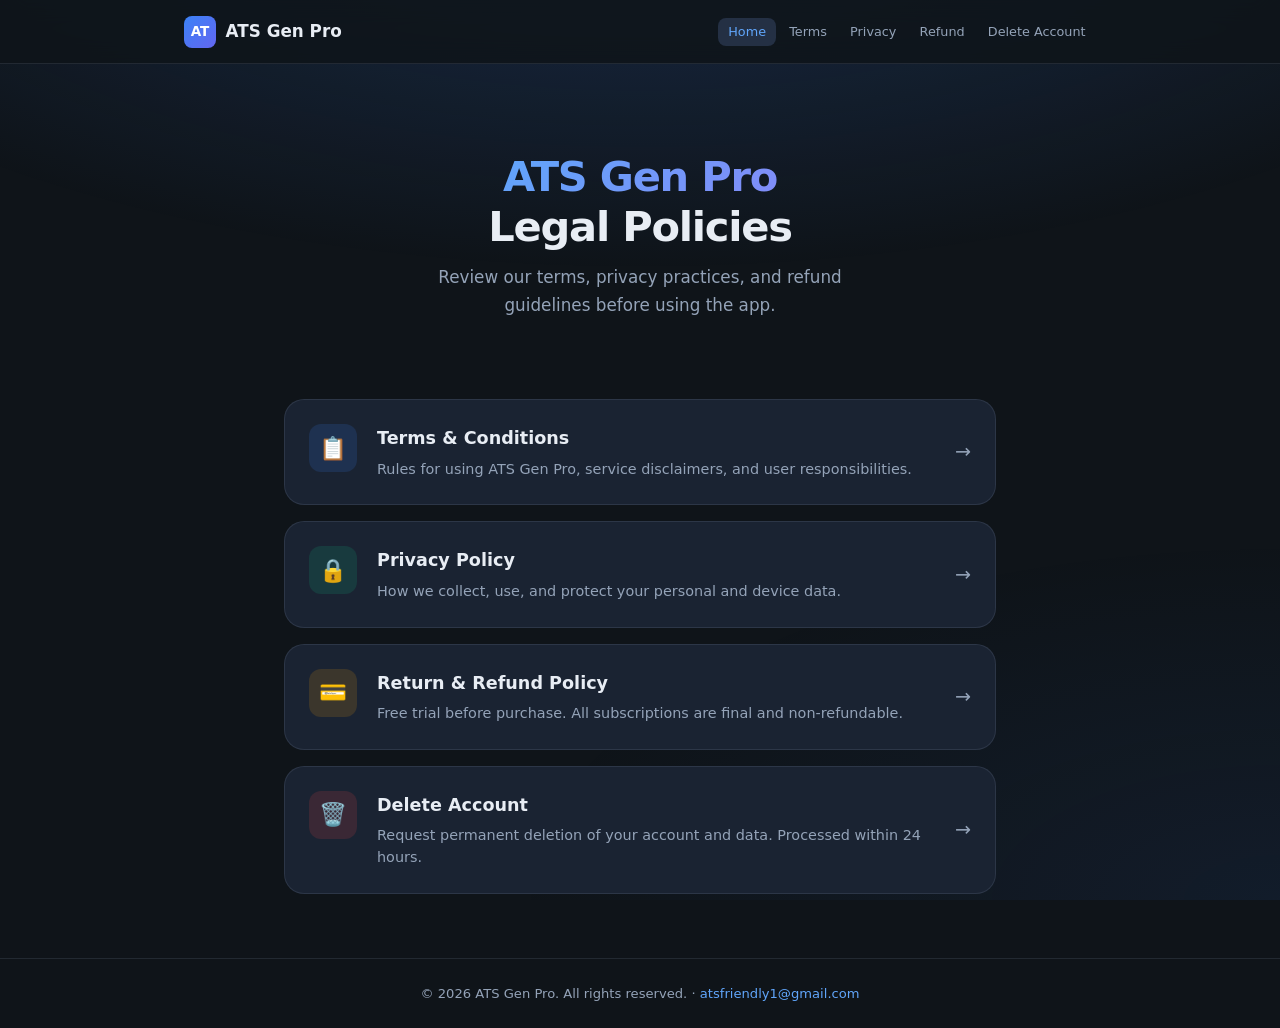
<file: index.html>
<!DOCTYPE html>
<html lang="en">
<head>
  <meta charset="UTF-8" />
  <meta name="viewport" content="width=device-width, initial-scale=1.0" />
  <meta name="description" content="ATS Gen Pro — Terms & Conditions, Privacy Policy, and Refund Policy." />
  <title>ATS Gen Pro — Policies</title>
  <link rel="stylesheet" href="css/style.css" />
</head>
<body>

  <nav>
    <div class="nav-inner">
      <a href="./" class="brand">
        <div class="brand-icon">AT</div>
        ATS Gen Pro
      </a>
      <button class="menu-toggle" aria-label="Toggle menu" aria-expanded="false">
        <svg width="22" height="22" viewBox="0 0 24 24" fill="none" stroke="currentColor" stroke-width="2">
          <line x1="3" y1="6" x2="21" y2="6"/><line x1="3" y1="12" x2="21" y2="12"/><line x1="3" y1="18" x2="21" y2="18"/>
        </svg>
      </button>
      <ul class="nav-links">
        <li><a href="./" data-route="home">Home</a></li>
        <li><a href="terms/" data-route="terms">Terms</a></li>
        <li><a href="privacy/" data-route="privacy">Privacy</a></li>
        <li><a href="refund/" data-route="refund">Refund</a></li>
        <li><a href="delete-account/" data-route="delete">Delete Account</a></li>
      </ul>
    </div>
  </nav>

  <main>
    <div class="hero">
      <h1><span>ATS Gen Pro</span><br>Legal Policies</h1>
      <p>Review our terms, privacy practices, and refund guidelines before using the app.</p>
    </div>

    <div class="policy-grid">
      <a href="terms/" class="policy-card">
        <div class="card-icon terms">📋</div>
        <div class="card-body">
          <h2>Terms &amp; Conditions</h2>
          <p>Rules for using ATS Gen Pro, service disclaimers, and user responsibilities.</p>
        </div>
        <span class="card-arrow">→</span>
      </a>

      <a href="privacy/" class="policy-card">
        <div class="card-icon privacy">🔒</div>
        <div class="card-body">
          <h2>Privacy Policy</h2>
          <p>How we collect, use, and protect your personal and device data.</p>
        </div>
        <span class="card-arrow">→</span>
      </a>

      <a href="refund/" class="policy-card">
        <div class="card-icon refund">💳</div>
        <div class="card-body">
          <h2>Return &amp; Refund Policy</h2>
          <p>Free trial before purchase. All subscriptions are final and non-refundable.</p>
        </div>
        <span class="card-arrow">→</span>
      </a>

      <a href="delete-account/" class="policy-card">
        <div class="card-icon delete">🗑️</div>
        <div class="card-body">
          <h2>Delete Account</h2>
          <p>Request permanent deletion of your account and data. Processed within 24 hours.</p>
        </div>
        <span class="card-arrow">→</span>
      </a>
    </div>
  </main>

  <footer>
    <p>&copy; 2026 ATS Gen Pro. All rights reserved. · <a href="mailto:atsfriendly1@gmail.com">atsfriendly1@gmail.com</a></p>
  </footer>

  <script src="js/main.js"></script>
</body>
</html>
</file>
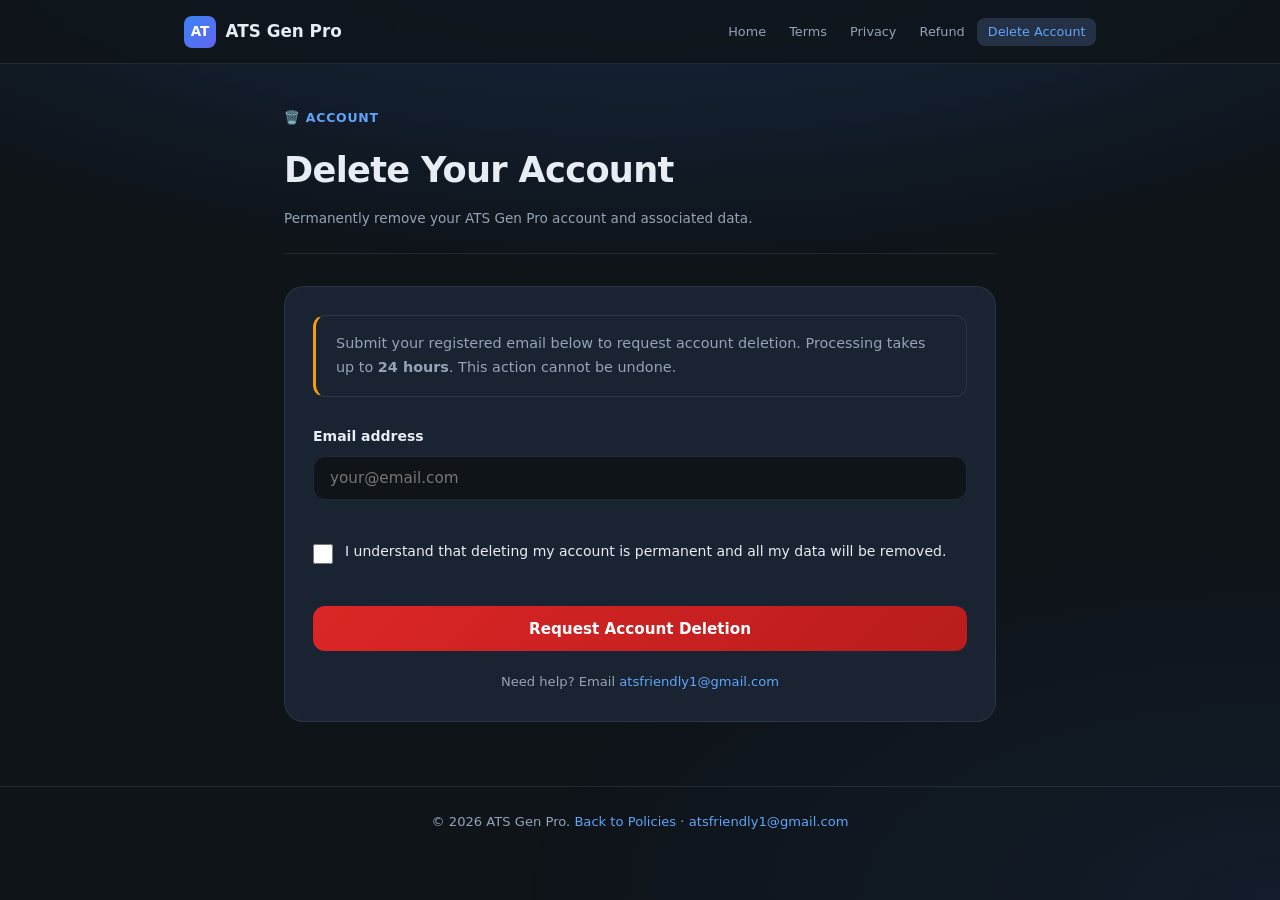
<file: delete-account/index.html>
<!DOCTYPE html>
<html lang="en">
<head>
  <meta charset="UTF-8" />
  <meta name="viewport" content="width=device-width, initial-scale=1.0" />
  <meta name="description" content="Request deletion of your ATS Gen Pro account. Processed within 24 hours." />
  <title>Delete Account — ATS Gen Pro</title>
  <link rel="stylesheet" href="../css/style.css" />
</head>
<body>

  <nav>
    <div class="nav-inner">
      <a href="../" class="brand">
        <div class="brand-icon">AT</div>
        ATS Gen Pro
      </a>
      <button class="menu-toggle" aria-label="Toggle menu" aria-expanded="false">
        <svg width="22" height="22" viewBox="0 0 24 24" fill="none" stroke="currentColor" stroke-width="2">
          <line x1="3" y1="6" x2="21" y2="6"/><line x1="3" y1="12" x2="21" y2="12"/><line x1="3" y1="18" x2="21" y2="18"/>
        </svg>
      </button>
      <ul class="nav-links">
        <li><a href="../" data-route="home">Home</a></li>
        <li><a href="../terms/" data-route="terms">Terms</a></li>
        <li><a href="../privacy/" data-route="privacy">Privacy</a></li>
        <li><a href="../refund/" data-route="refund">Refund</a></li>
        <li><a href="../delete-account/" data-route="delete">Delete Account</a></li>
      </ul>
    </div>
  </nav>

  <main>
    <header class="policy-header">
      <div class="policy-tag">🗑️ Account</div>
      <h1>Delete Your Account</h1>
      <p class="policy-meta">Permanently remove your ATS Gen Pro account and associated data.</p>
    </header>

    <!-- Success state -->
    <div class="delete-success" id="success-panel" hidden>
      <div class="success-icon">✓</div>
      <h2>Request Received</h2>
      <p>Your account deletion request has been submitted. We will permanently delete your account and associated data within <strong>24 hours</strong>.</p>
      <p class="success-note">If you have questions, contact us at <a href="mailto:atsfriendly1@gmail.com">atsfriendly1@gmail.com</a>.</p>
      <a href="../" class="btn-secondary">Back to Home</a>
    </div>

    <!-- Form -->
    <div class="delete-form-wrap" id="form-panel">
      <div class="info-box">
        <p>Submit your registered email below to request account deletion. Processing takes up to <strong>24 hours</strong>. This action cannot be undone.</p>
      </div>

      <form class="delete-form" id="delete-form" novalidate>
        <div class="form-group">
          <label for="email">Email address</label>
          <input
            type="email"
            id="email"
            name="email"
            placeholder="your@email.com"
            autocomplete="email"
            required
          />
          <span class="form-error" id="email-error"></span>
        </div>

        <div class="form-group form-check">
          <label class="checkbox-label" for="confirm">
            <input type="checkbox" id="confirm" name="confirm" required />
            <span>I understand that deleting my account is permanent and all my data will be removed.</span>
          </label>
          <span class="form-error" id="confirm-error"></span>
        </div>

        <button type="submit" class="btn-danger" id="submit-btn">
          Request Account Deletion
        </button>
      </form>

      <p class="form-footer-note">
        Need help? Email <a href="mailto:atsfriendly1@gmail.com">atsfriendly1@gmail.com</a>
      </p>
    </div>
  </main>

  <footer>
    <p>&copy; 2026 ATS Gen Pro. <a href="../">Back to Policies</a> · <a href="mailto:atsfriendly1@gmail.com">atsfriendly1@gmail.com</a></p>
  </footer>

  <script src="../js/main.js"></script>
  <script src="../js/delete-account.js"></script>
</body>
</html>
</file>
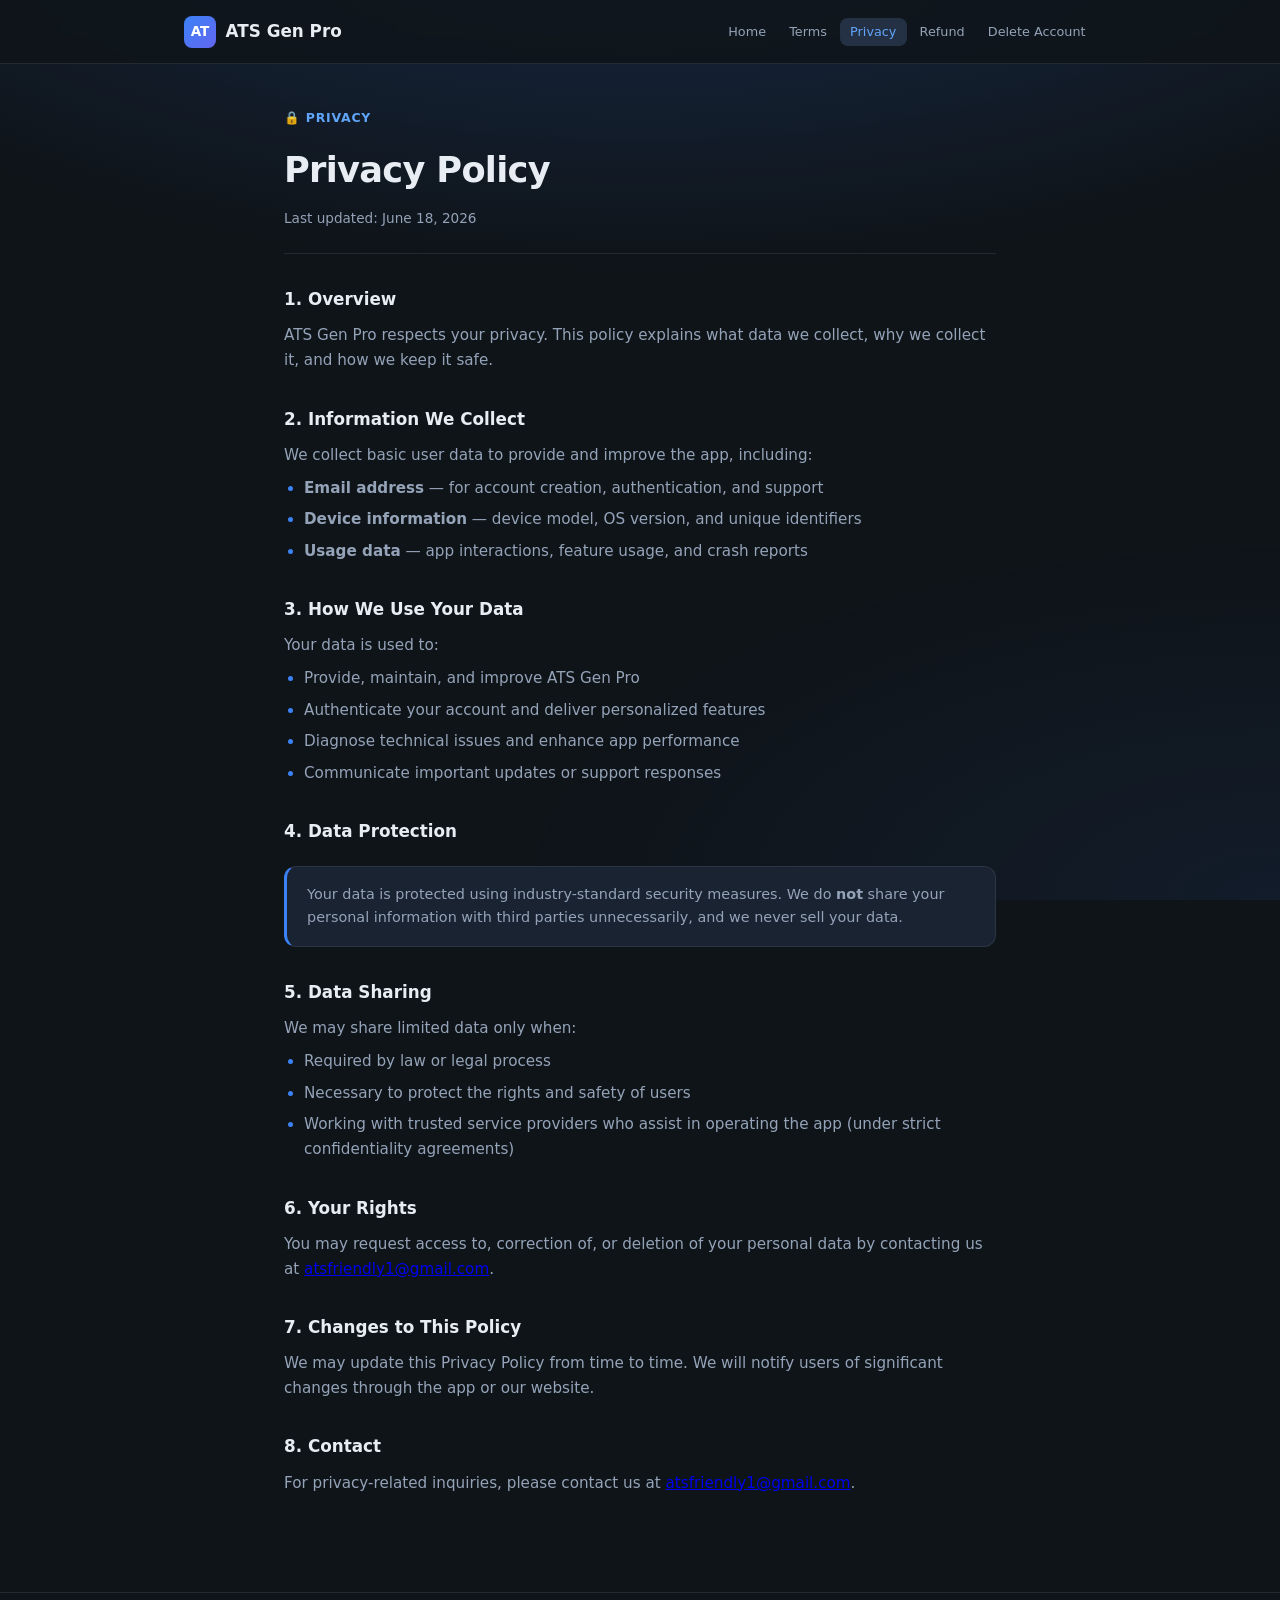
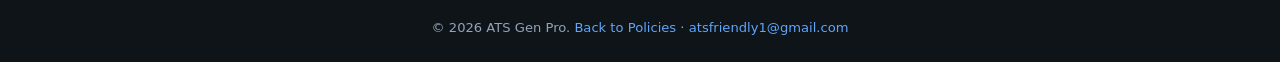
<file: privacy/index.html>
<!DOCTYPE html>
<html lang="en">
<head>
  <meta charset="UTF-8" />
  <meta name="viewport" content="width=device-width, initial-scale=1.0" />
  <meta name="description" content="ATS Gen Pro Privacy Policy — how we collect, use, and protect your data." />
  <title>Privacy Policy — ATS Gen Pro</title>
  <link rel="stylesheet" href="../css/style.css" />
</head>
<body>

  <nav>
    <div class="nav-inner">
      <a href="../" class="brand">
        <div class="brand-icon">AT</div>
        ATS Gen Pro
      </a>
      <button class="menu-toggle" aria-label="Toggle menu" aria-expanded="false">
        <svg width="22" height="22" viewBox="0 0 24 24" fill="none" stroke="currentColor" stroke-width="2">
          <line x1="3" y1="6" x2="21" y2="6"/><line x1="3" y1="12" x2="21" y2="12"/><line x1="3" y1="18" x2="21" y2="18"/>
        </svg>
      </button>
      <ul class="nav-links">
        <li><a href="../" data-route="home">Home</a></li>
        <li><a href="../terms/" data-route="terms">Terms</a></li>
        <li><a href="../privacy/" data-route="privacy">Privacy</a></li>
        <li><a href="../refund/" data-route="refund">Refund</a></li>
        <li><a href="../delete-account/" data-route="delete">Delete Account</a></li>
      </ul>
    </div>
  </nav>

  <main>
    <header class="policy-header">
      <div class="policy-tag">🔒 Privacy</div>
      <h1>Privacy Policy</h1>
      <p class="policy-meta">Last updated: June 18, 2026</p>
    </header>

    <div class="policy-content">
      <section>
        <h2>1. Overview</h2>
        <p>ATS Gen Pro respects your privacy. This policy explains what data we collect, why we collect it, and how we keep it safe.</p>
      </section>

      <section>
        <h2>2. Information We Collect</h2>
        <p>We collect basic user data to provide and improve the app, including:</p>
        <ul>
          <li><strong>Email address</strong> — for account creation, authentication, and support</li>
          <li><strong>Device information</strong> — device model, OS version, and unique identifiers</li>
          <li><strong>Usage data</strong> — app interactions, feature usage, and crash reports</li>
        </ul>
      </section>

      <section>
        <h2>3. How We Use Your Data</h2>
        <p>Your data is used to:</p>
        <ul>
          <li>Provide, maintain, and improve ATS Gen Pro</li>
          <li>Authenticate your account and deliver personalized features</li>
          <li>Diagnose technical issues and enhance app performance</li>
          <li>Communicate important updates or support responses</li>
        </ul>
      </section>

      <section>
        <h2>4. Data Protection</h2>
        <div class="highlight-box">
          <p>Your data is protected using industry-standard security measures. We do <strong>not</strong> share your personal information with third parties unnecessarily, and we never sell your data.</p>
        </div>
      </section>

      <section>
        <h2>5. Data Sharing</h2>
        <p>We may share limited data only when:</p>
        <ul>
          <li>Required by law or legal process</li>
          <li>Necessary to protect the rights and safety of users</li>
          <li>Working with trusted service providers who assist in operating the app (under strict confidentiality agreements)</li>
        </ul>
      </section>

      <section>
        <h2>6. Your Rights</h2>
        <p>You may request access to, correction of, or deletion of your personal data by contacting us at <a href="mailto:atsfriendly1@gmail.com">atsfriendly1@gmail.com</a>.</p>
      </section>

      <section>
        <h2>7. Changes to This Policy</h2>
        <p>We may update this Privacy Policy from time to time. We will notify users of significant changes through the app or our website.</p>
      </section>

      <section>
        <h2>8. Contact</h2>
        <p>For privacy-related inquiries, please contact us at <a href="mailto:atsfriendly1@gmail.com">atsfriendly1@gmail.com</a>.</p>
      </section>
    </div>
  </main>

  <footer>
    <p>&copy; 2026 ATS Gen Pro. <a href="../">Back to Policies</a> · <a href="mailto:atsfriendly1@gmail.com">atsfriendly1@gmail.com</a></p>
  </footer>

  <script src="../js/main.js"></script>
</body>
</html>
</file>
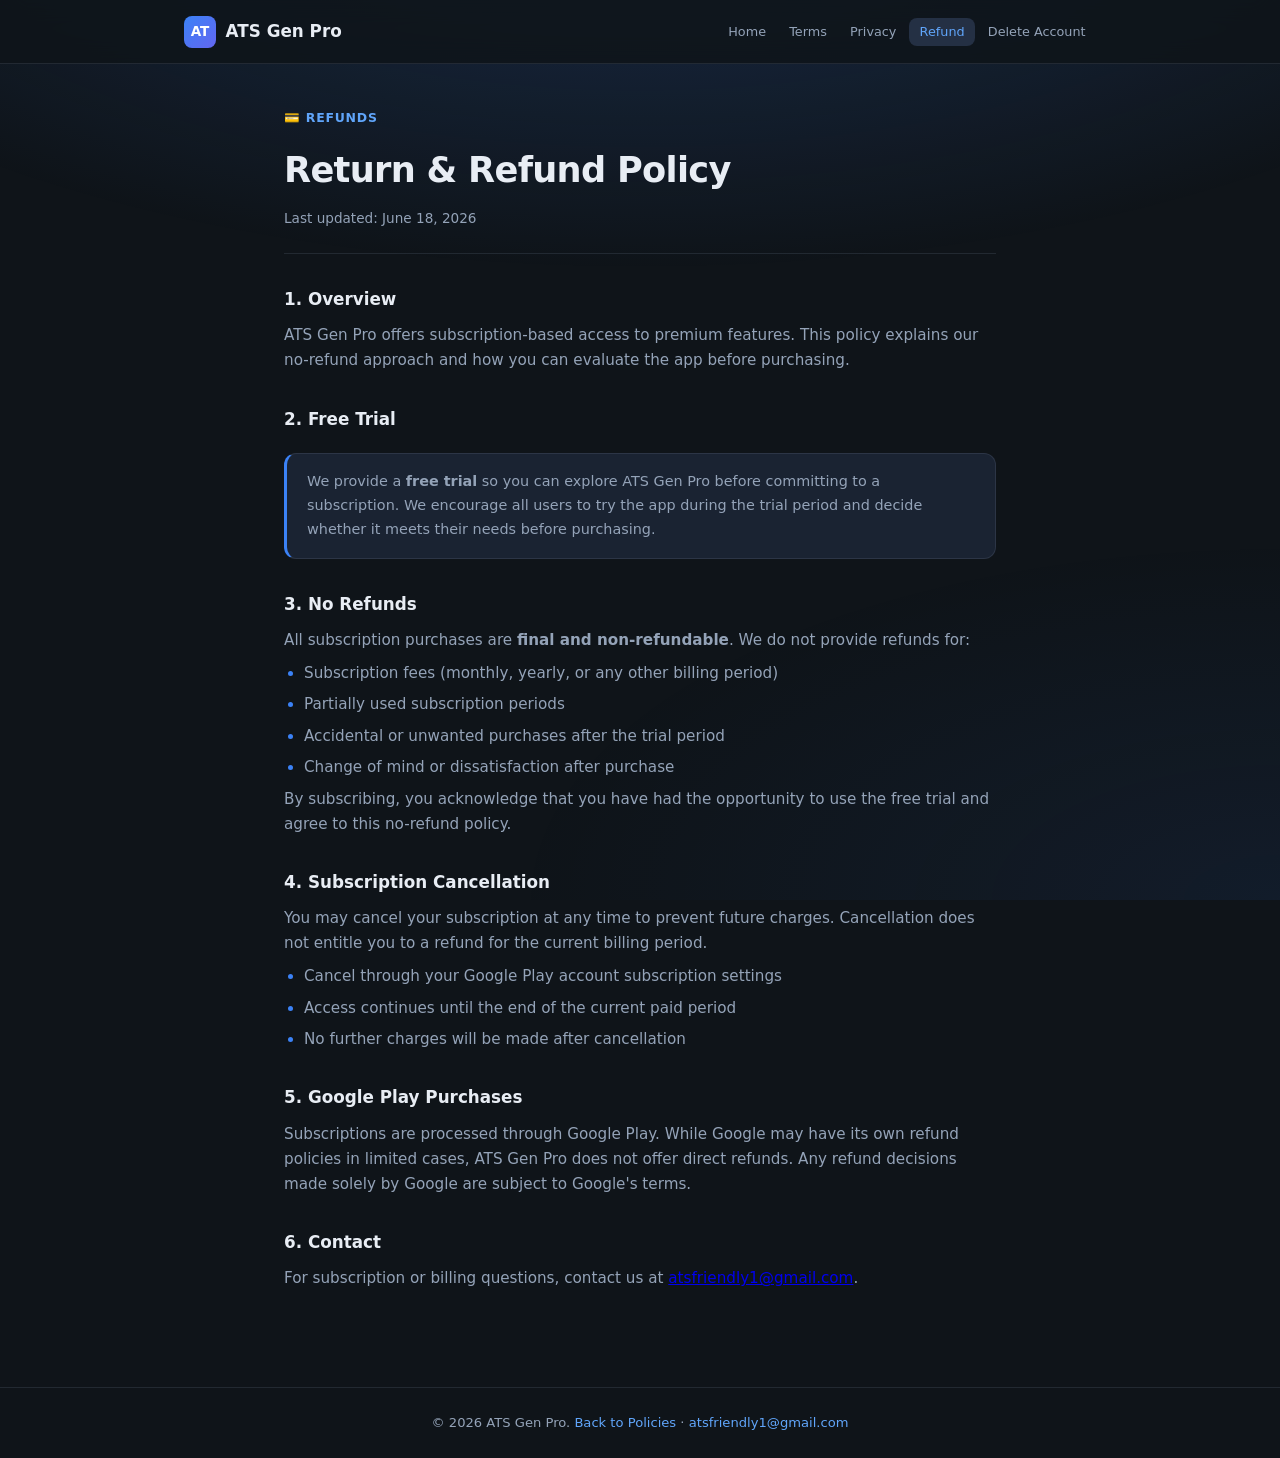
<file: refund/index.html>
<!DOCTYPE html>
<html lang="en">
<head>
  <meta charset="UTF-8" />
  <meta name="viewport" content="width=device-width, initial-scale=1.0" />
  <meta name="description" content="ATS Gen Pro Refund Policy — no refunds; free trial available before subscription." />
  <title>Return &amp; Refund Policy — ATS Gen Pro</title>
  <link rel="stylesheet" href="../css/style.css" />
</head>
<body>

  <nav>
    <div class="nav-inner">
      <a href="../" class="brand">
        <div class="brand-icon">AT</div>
        ATS Gen Pro
      </a>
      <button class="menu-toggle" aria-label="Toggle menu" aria-expanded="false">
        <svg width="22" height="22" viewBox="0 0 24 24" fill="none" stroke="currentColor" stroke-width="2">
          <line x1="3" y1="6" x2="21" y2="6"/><line x1="3" y1="12" x2="21" y2="12"/><line x1="3" y1="18" x2="21" y2="18"/>
        </svg>
      </button>
      <ul class="nav-links">
        <li><a href="../" data-route="home">Home</a></li>
        <li><a href="../terms/" data-route="terms">Terms</a></li>
        <li><a href="../privacy/" data-route="privacy">Privacy</a></li>
        <li><a href="../refund/" data-route="refund">Refund</a></li>
        <li><a href="../delete-account/" data-route="delete">Delete Account</a></li>
      </ul>
    </div>
  </nav>

  <main>
    <header class="policy-header">
      <div class="policy-tag">💳 Refunds</div>
      <h1>Return &amp; Refund Policy</h1>
      <p class="policy-meta">Last updated: June 18, 2026</p>
    </header>

    <div class="policy-content">
      <section>
        <h2>1. Overview</h2>
        <p>ATS Gen Pro offers subscription-based access to premium features. This policy explains our no-refund approach and how you can evaluate the app before purchasing.</p>
      </section>

      <section>
        <h2>2. Free Trial</h2>
        <div class="highlight-box">
          <p>We provide a <strong>free trial</strong> so you can explore ATS Gen Pro before committing to a subscription. We encourage all users to try the app during the trial period and decide whether it meets their needs before purchasing.</p>
        </div>
      </section>

      <section>
        <h2>3. No Refunds</h2>
        <p>All subscription purchases are <strong>final and non-refundable</strong>. We do not provide refunds for:</p>
        <ul>
          <li>Subscription fees (monthly, yearly, or any other billing period)</li>
          <li>Partially used subscription periods</li>
          <li>Accidental or unwanted purchases after the trial period</li>
          <li>Change of mind or dissatisfaction after purchase</li>
        </ul>
        <p>By subscribing, you acknowledge that you have had the opportunity to use the free trial and agree to this no-refund policy.</p>
      </section>

      <section>
        <h2>4. Subscription Cancellation</h2>
        <p>You may cancel your subscription at any time to prevent future charges. Cancellation does not entitle you to a refund for the current billing period.</p>
        <ul>
          <li>Cancel through your Google Play account subscription settings</li>
          <li>Access continues until the end of the current paid period</li>
          <li>No further charges will be made after cancellation</li>
        </ul>
      </section>

      <section>
        <h2>5. Google Play Purchases</h2>
        <p>Subscriptions are processed through Google Play. While Google may have its own refund policies in limited cases, ATS Gen Pro does not offer direct refunds. Any refund decisions made solely by Google are subject to Google's terms.</p>
      </section>

      <section>
        <h2>6. Contact</h2>
        <p>For subscription or billing questions, contact us at <a href="mailto:atsfriendly1@gmail.com">atsfriendly1@gmail.com</a>.</p>
      </section>
    </div>
  </main>

  <footer>
    <p>&copy; 2026 ATS Gen Pro. <a href="../">Back to Policies</a> · <a href="mailto:atsfriendly1@gmail.com">atsfriendly1@gmail.com</a></p>
  </footer>

  <script src="../js/main.js"></script>
</body>
</html>
</file>
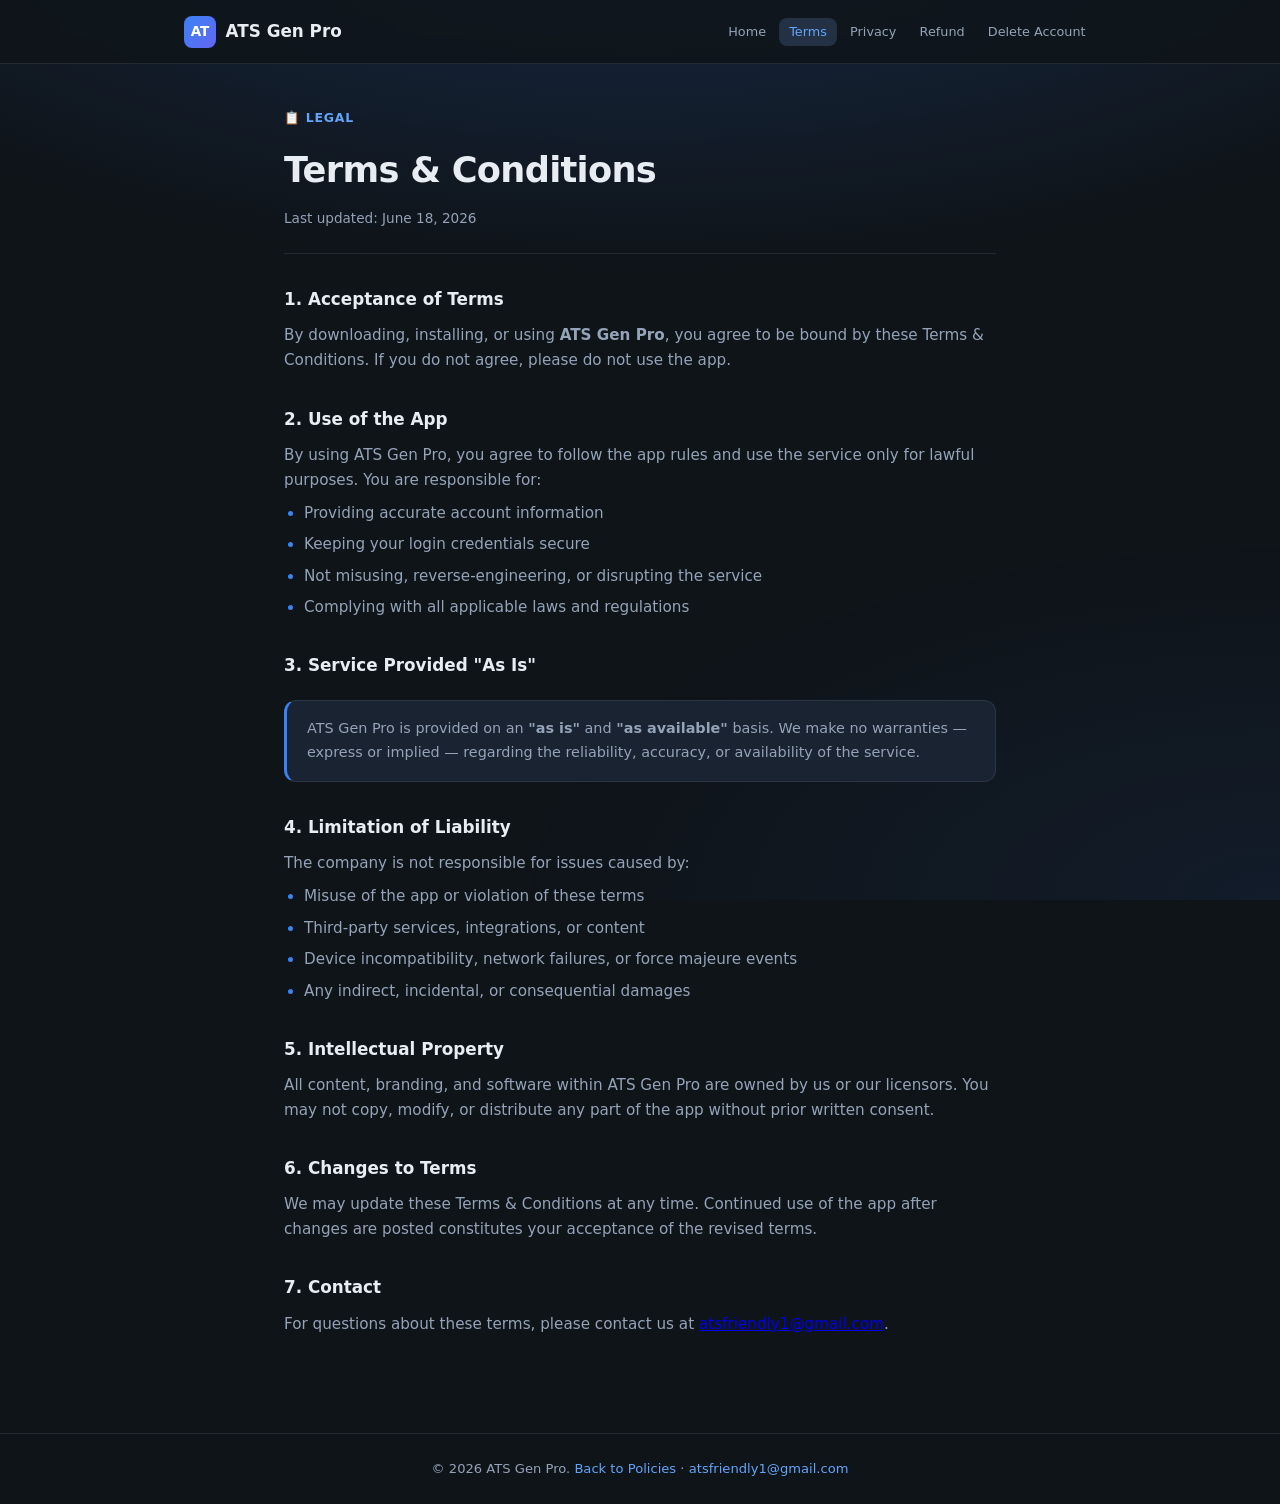
<file: terms/index.html>
<!DOCTYPE html>
<html lang="en">
<head>
  <meta charset="UTF-8" />
  <meta name="viewport" content="width=device-width, initial-scale=1.0" />
  <meta name="description" content="ATS Gen Pro Terms & Conditions — rules and disclaimers for using the app." />
  <title>Terms &amp; Conditions — ATS Gen Pro</title>
  <link rel="stylesheet" href="../css/style.css" />
</head>
<body>

  <nav>
    <div class="nav-inner">
      <a href="../" class="brand">
        <div class="brand-icon">AT</div>
        ATS Gen Pro
      </a>
      <button class="menu-toggle" aria-label="Toggle menu" aria-expanded="false">
        <svg width="22" height="22" viewBox="0 0 24 24" fill="none" stroke="currentColor" stroke-width="2">
          <line x1="3" y1="6" x2="21" y2="6"/><line x1="3" y1="12" x2="21" y2="12"/><line x1="3" y1="18" x2="21" y2="18"/>
        </svg>
      </button>
      <ul class="nav-links">
        <li><a href="../" data-route="home">Home</a></li>
        <li><a href="../terms/" data-route="terms">Terms</a></li>
        <li><a href="../privacy/" data-route="privacy">Privacy</a></li>
        <li><a href="../refund/" data-route="refund">Refund</a></li>
        <li><a href="../delete-account/" data-route="delete">Delete Account</a></li>
      </ul>
    </div>
  </nav>

  <main>
    <header class="policy-header">
      <div class="policy-tag">📋 Legal</div>
      <h1>Terms &amp; Conditions</h1>
      <p class="policy-meta">Last updated: June 18, 2026</p>
    </header>

    <div class="policy-content">
      <section>
        <h2>1. Acceptance of Terms</h2>
        <p>By downloading, installing, or using <strong>ATS Gen Pro</strong>, you agree to be bound by these Terms &amp; Conditions. If you do not agree, please do not use the app.</p>
      </section>

      <section>
        <h2>2. Use of the App</h2>
        <p>By using ATS Gen Pro, you agree to follow the app rules and use the service only for lawful purposes. You are responsible for:</p>
        <ul>
          <li>Providing accurate account information</li>
          <li>Keeping your login credentials secure</li>
          <li>Not misusing, reverse-engineering, or disrupting the service</li>
          <li>Complying with all applicable laws and regulations</li>
        </ul>
      </section>

      <section>
        <h2>3. Service Provided "As Is"</h2>
        <div class="highlight-box">
          <p>ATS Gen Pro is provided on an <strong>"as is"</strong> and <strong>"as available"</strong> basis. We make no warranties — express or implied — regarding the reliability, accuracy, or availability of the service.</p>
        </div>
      </section>

      <section>
        <h2>4. Limitation of Liability</h2>
        <p>The company is not responsible for issues caused by:</p>
        <ul>
          <li>Misuse of the app or violation of these terms</li>
          <li>Third-party services, integrations, or content</li>
          <li>Device incompatibility, network failures, or force majeure events</li>
          <li>Any indirect, incidental, or consequential damages</li>
        </ul>
      </section>

      <section>
        <h2>5. Intellectual Property</h2>
        <p>All content, branding, and software within ATS Gen Pro are owned by us or our licensors. You may not copy, modify, or distribute any part of the app without prior written consent.</p>
      </section>

      <section>
        <h2>6. Changes to Terms</h2>
        <p>We may update these Terms &amp; Conditions at any time. Continued use of the app after changes are posted constitutes your acceptance of the revised terms.</p>
      </section>

      <section>
        <h2>7. Contact</h2>
        <p>For questions about these terms, please contact us at <a href="mailto:atsfriendly1@gmail.com">atsfriendly1@gmail.com</a>.</p>
      </section>
    </div>
  </main>

  <footer>
    <p>&copy; 2026 ATS Gen Pro. <a href="../">Back to Policies</a> · <a href="mailto:atsfriendly1@gmail.com">atsfriendly1@gmail.com</a></p>
  </footer>

  <script src="../js/main.js"></script>
</body>
</html>
</file>
<file: css/style.css>
/* ATS Gen Pro — Policy Pages */

:root {
  --bg: #0f1419;
  --surface: #1a2332;
  --surface-2: #243044;
  --text: #e8edf4;
  --text-muted: #94a3b8;
  --accent: #3b82f6;
  --accent-hover: #60a5fa;
  --accent-glow: rgba(59, 130, 246, 0.25);
  --warning: #f59e0b;
  --border: rgba(148, 163, 184, 0.15);
  --radius: 12px;
  --radius-lg: 20px;
  --font: "Segoe UI", system-ui, -apple-system, sans-serif;
  --max-width: 760px;
  --nav-height: 64px;
}

*,
*::before,
*::after {
  box-sizing: border-box;
  margin: 0;
  padding: 0;
}

html {
  scroll-behavior: smooth;
}

body {
  font-family: var(--font);
  background: var(--bg);
  color: var(--text);
  line-height: 1.65;
  min-height: 100vh;
  -webkit-font-smoothing: antialiased;
}

/* Background pattern */
body::before {
  content: "";
  position: fixed;
  inset: 0;
  background:
    radial-gradient(ellipse 80% 50% at 50% -20%, var(--accent-glow), transparent),
    radial-gradient(ellipse 60% 40% at 100% 100%, rgba(59, 130, 246, 0.08), transparent);
  pointer-events: none;
  z-index: 0;
}

/* ── Navigation ── */
nav {
  position: sticky;
  top: 0;
  z-index: 100;
  height: var(--nav-height);
  background: rgba(15, 20, 25, 0.85);
  backdrop-filter: blur(12px);
  -webkit-backdrop-filter: blur(12px);
  border-bottom: 1px solid var(--border);
}

.nav-inner {
  max-width: 960px;
  margin: 0 auto;
  padding: 0 1.5rem;
  height: 100%;
  display: flex;
  align-items: center;
  justify-content: space-between;
  gap: 1rem;
}

.brand {
  display: flex;
  align-items: center;
  gap: 0.6rem;
  text-decoration: none;
  color: var(--text);
  font-weight: 700;
  font-size: 1.05rem;
  white-space: nowrap;
}

.brand-icon {
  width: 32px;
  height: 32px;
  background: linear-gradient(135deg, var(--accent), #6366f1);
  border-radius: 8px;
  display: flex;
  align-items: center;
  justify-content: center;
  font-size: 0.85rem;
  font-weight: 800;
  color: #fff;
  flex-shrink: 0;
}

.nav-links {
  display: flex;
  gap: 0.15rem;
  list-style: none;
  flex-wrap: wrap;
  justify-content: flex-end;
}

.nav-links a {
  text-decoration: none;
  color: var(--text-muted);
  font-size: 0.8rem;
  font-weight: 500;
  padding: 0.4rem 0.65rem;
  border-radius: 8px;
  transition: color 0.2s, background 0.2s;
}

.nav-links a:hover,
.nav-links a.active {
  color: var(--text);
  background: var(--surface-2);
}

.nav-links a.active {
  color: var(--accent-hover);
}

/* Mobile menu toggle */
.menu-toggle {
  display: none;
  background: none;
  border: none;
  color: var(--text);
  cursor: pointer;
  padding: 0.4rem;
  border-radius: 8px;
}

.menu-toggle:hover {
  background: var(--surface-2);
}

/* ── Main layout ── */
main {
  position: relative;
  z-index: 1;
  max-width: var(--max-width);
  margin: 0 auto;
  padding: 2.5rem 1.5rem 4rem;
}

/* ── Home page ── */
.hero {
  text-align: center;
  padding: 3rem 0 2.5rem;
}

.hero h1 {
  font-size: clamp(1.8rem, 5vw, 2.6rem);
  font-weight: 800;
  letter-spacing: -0.03em;
  line-height: 1.2;
  margin-bottom: 0.75rem;
}

.hero h1 span {
  background: linear-gradient(135deg, var(--accent-hover), #818cf8);
  -webkit-background-clip: text;
  -webkit-text-fill-color: transparent;
  background-clip: text;
}

.hero p {
  color: var(--text-muted);
  font-size: 1.05rem;
  max-width: 480px;
  margin: 0 auto;
}

.policy-grid {
  display: grid;
  gap: 1rem;
  margin-top: 2.5rem;
}

.policy-card {
  display: flex;
  align-items: flex-start;
  gap: 1.25rem;
  background: var(--surface);
  border: 1px solid var(--border);
  border-radius: var(--radius-lg);
  padding: 1.5rem;
  text-decoration: none;
  color: inherit;
  transition: border-color 0.2s, transform 0.2s, box-shadow 0.2s;
}

.policy-card:hover {
  border-color: rgba(59, 130, 246, 0.4);
  transform: translateY(-2px);
  box-shadow: 0 8px 32px rgba(0, 0, 0, 0.3);
}

.card-icon {
  width: 48px;
  height: 48px;
  border-radius: var(--radius);
  display: flex;
  align-items: center;
  justify-content: center;
  font-size: 1.4rem;
  flex-shrink: 0;
}

.card-icon.terms { background: rgba(59, 130, 246, 0.15); }
.card-icon.privacy { background: rgba(16, 185, 129, 0.15); }
.card-icon.refund { background: rgba(245, 158, 11, 0.15); }
.card-icon.delete { background: rgba(239, 68, 68, 0.15); }

.card-body h2 {
  font-size: 1.1rem;
  font-weight: 700;
  margin-bottom: 0.35rem;
}

.card-body p {
  font-size: 0.9rem;
  color: var(--text-muted);
  line-height: 1.5;
}

.card-arrow {
  margin-left: auto;
  color: var(--text-muted);
  font-size: 1.2rem;
  align-self: center;
  transition: transform 0.2s, color 0.2s;
}

.policy-card:hover .card-arrow {
  transform: translateX(4px);
  color: var(--accent-hover);
}

/* ── Policy page ── */
.policy-header {
  margin-bottom: 2rem;
  padding-bottom: 1.5rem;
  border-bottom: 1px solid var(--border);
}

.policy-tag {
  display: inline-flex;
  align-items: center;
  gap: 0.35rem;
  font-size: 0.78rem;
  font-weight: 600;
  text-transform: uppercase;
  letter-spacing: 0.06em;
  color: var(--accent-hover);
  margin-bottom: 0.75rem;
}

.policy-header h1 {
  font-size: clamp(1.6rem, 4vw, 2.2rem);
  font-weight: 800;
  letter-spacing: -0.02em;
  margin-bottom: 0.5rem;
}

.policy-meta {
  font-size: 0.85rem;
  color: var(--text-muted);
}

.policy-content section {
  margin-bottom: 2rem;
}

.policy-content h2 {
  font-size: 1.05rem;
  font-weight: 700;
  margin-bottom: 0.6rem;
  color: var(--text);
}

.policy-content p,
.policy-content li {
  color: var(--text-muted);
  font-size: 0.95rem;
}

.policy-content ul {
  padding-left: 1.25rem;
  margin-top: 0.5rem;
}

.policy-content li {
  margin-bottom: 0.4rem;
}

.policy-content li::marker {
  color: var(--accent);
}

.highlight-box {
  background: var(--surface);
  border: 1px solid var(--border);
  border-left: 3px solid var(--accent);
  border-radius: var(--radius);
  padding: 1rem 1.25rem;
  margin: 1.25rem 0;
}

.highlight-box p {
  margin: 0;
  font-size: 0.9rem;
}

/* ── Delete account page ── */
.info-box {
  background: var(--surface);
  border: 1px solid var(--border);
  border-left: 3px solid var(--warning);
  border-radius: var(--radius);
  padding: 1rem 1.25rem;
  margin-bottom: 1.75rem;
}

.info-box p {
  margin: 0;
  font-size: 0.9rem;
  color: var(--text-muted);
}

.delete-form-wrap {
  background: var(--surface);
  border: 1px solid var(--border);
  border-radius: var(--radius-lg);
  padding: 1.75rem;
}

.delete-form .form-group {
  margin-bottom: 1.25rem;
}

.delete-form label {
  display: block;
  font-size: 0.875rem;
  font-weight: 600;
  margin-bottom: 0.5rem;
  color: var(--text);
}

.delete-form input[type="email"] {
  width: 100%;
  padding: 0.75rem 1rem;
  font-size: 0.95rem;
  font-family: var(--font);
  color: var(--text);
  background: var(--bg);
  border: 1px solid var(--border);
  border-radius: var(--radius);
  outline: none;
  transition: border-color 0.2s, box-shadow 0.2s;
}

.delete-form input[type="email"]:focus {
  border-color: var(--accent);
  box-shadow: 0 0 0 3px var(--accent-glow);
}

.delete-form input[type="email"].invalid {
  border-color: #ef4444;
}

.form-check {
  margin-bottom: 1.5rem;
}

.checkbox-label {
  display: flex !important;
  align-items: flex-start;
  gap: 0.75rem;
  cursor: pointer;
  font-weight: 400 !important;
  font-size: 0.9rem;
  color: var(--text-muted);
  line-height: 1.5;
  margin-bottom: 0 !important;
}

.checkbox-label input[type="checkbox"] {
  flex-shrink: 0;
  width: 20px;
  height: 20px;
  margin-top: 3px;
  accent-color: var(--accent);
  cursor: pointer;
}

.form-error {
  display: block;
  font-size: 0.8rem;
  color: #f87171;
  margin-top: 0.4rem;
  min-height: 1.2em;
}

.btn-danger {
  width: 100%;
  padding: 0.85rem 1.5rem;
  font-size: 0.95rem;
  font-weight: 600;
  font-family: var(--font);
  color: #fff;
  background: linear-gradient(135deg, #dc2626, #b91c1c);
  border: none;
  border-radius: var(--radius);
  cursor: pointer;
  transition: opacity 0.2s, transform 0.15s;
}

.btn-danger:hover:not(:disabled) {
  opacity: 0.92;
  transform: translateY(-1px);
}

.btn-danger:disabled {
  opacity: 0.6;
  cursor: not-allowed;
}

.btn-secondary {
  display: inline-block;
  margin-top: 1.25rem;
  padding: 0.65rem 1.25rem;
  font-size: 0.9rem;
  font-weight: 600;
  color: var(--text);
  background: var(--surface-2);
  border: 1px solid var(--border);
  border-radius: var(--radius);
  text-decoration: none;
  transition: background 0.2s;
}

.btn-secondary:hover {
  background: var(--surface);
}

.form-footer-note {
  margin-top: 1.25rem;
  text-align: center;
  font-size: 0.82rem;
  color: var(--text-muted);
}

.form-footer-note a {
  color: var(--accent-hover);
  text-decoration: none;
}

.form-footer-note a:hover {
  text-decoration: underline;
}

.delete-success {
  text-align: center;
  background: var(--surface);
  border: 1px solid var(--border);
  border-radius: var(--radius-lg);
  padding: 2.5rem 1.75rem;
}

.success-icon {
  width: 56px;
  height: 56px;
  margin: 0 auto 1.25rem;
  background: rgba(16, 185, 129, 0.15);
  color: #34d399;
  font-size: 1.5rem;
  font-weight: 700;
  border-radius: 50%;
  display: flex;
  align-items: center;
  justify-content: center;
}

.delete-success h2 {
  font-size: 1.35rem;
  font-weight: 700;
  margin-bottom: 0.75rem;
}

.delete-success p {
  color: var(--text-muted);
  font-size: 0.95rem;
  max-width: 420px;
  margin: 0 auto 0.5rem;
}

.delete-success .success-note {
  font-size: 0.85rem;
  margin-top: 1rem;
}

.delete-success a {
  color: var(--accent-hover);
}

/* ── Footer ── */
footer {
  position: relative;
  z-index: 1;
  border-top: 1px solid var(--border);
  padding: 1.5rem;
  text-align: center;
  color: var(--text-muted);
  font-size: 0.82rem;
}

footer a {
  color: var(--accent-hover);
  text-decoration: none;
}

footer a:hover {
  text-decoration: underline;
}

/* ── Responsive ── */
@media (max-width: 640px) {
  .menu-toggle {
    display: flex;
  }

  .nav-links {
    display: none;
    position: absolute;
    top: var(--nav-height);
    left: 0;
    right: 0;
    flex-direction: column;
    background: rgba(15, 20, 25, 0.97);
    border-bottom: 1px solid var(--border);
    padding: 0.75rem 1rem 1rem;
  }

  .nav-links.open {
    display: flex;
  }

  .nav-links a {
    padding: 0.65rem 0.85rem;
  }

  .policy-card {
    padding: 1.25rem;
  }

  main {
    padding: 1.75rem 1.25rem 3rem;
  }
}
</file>
